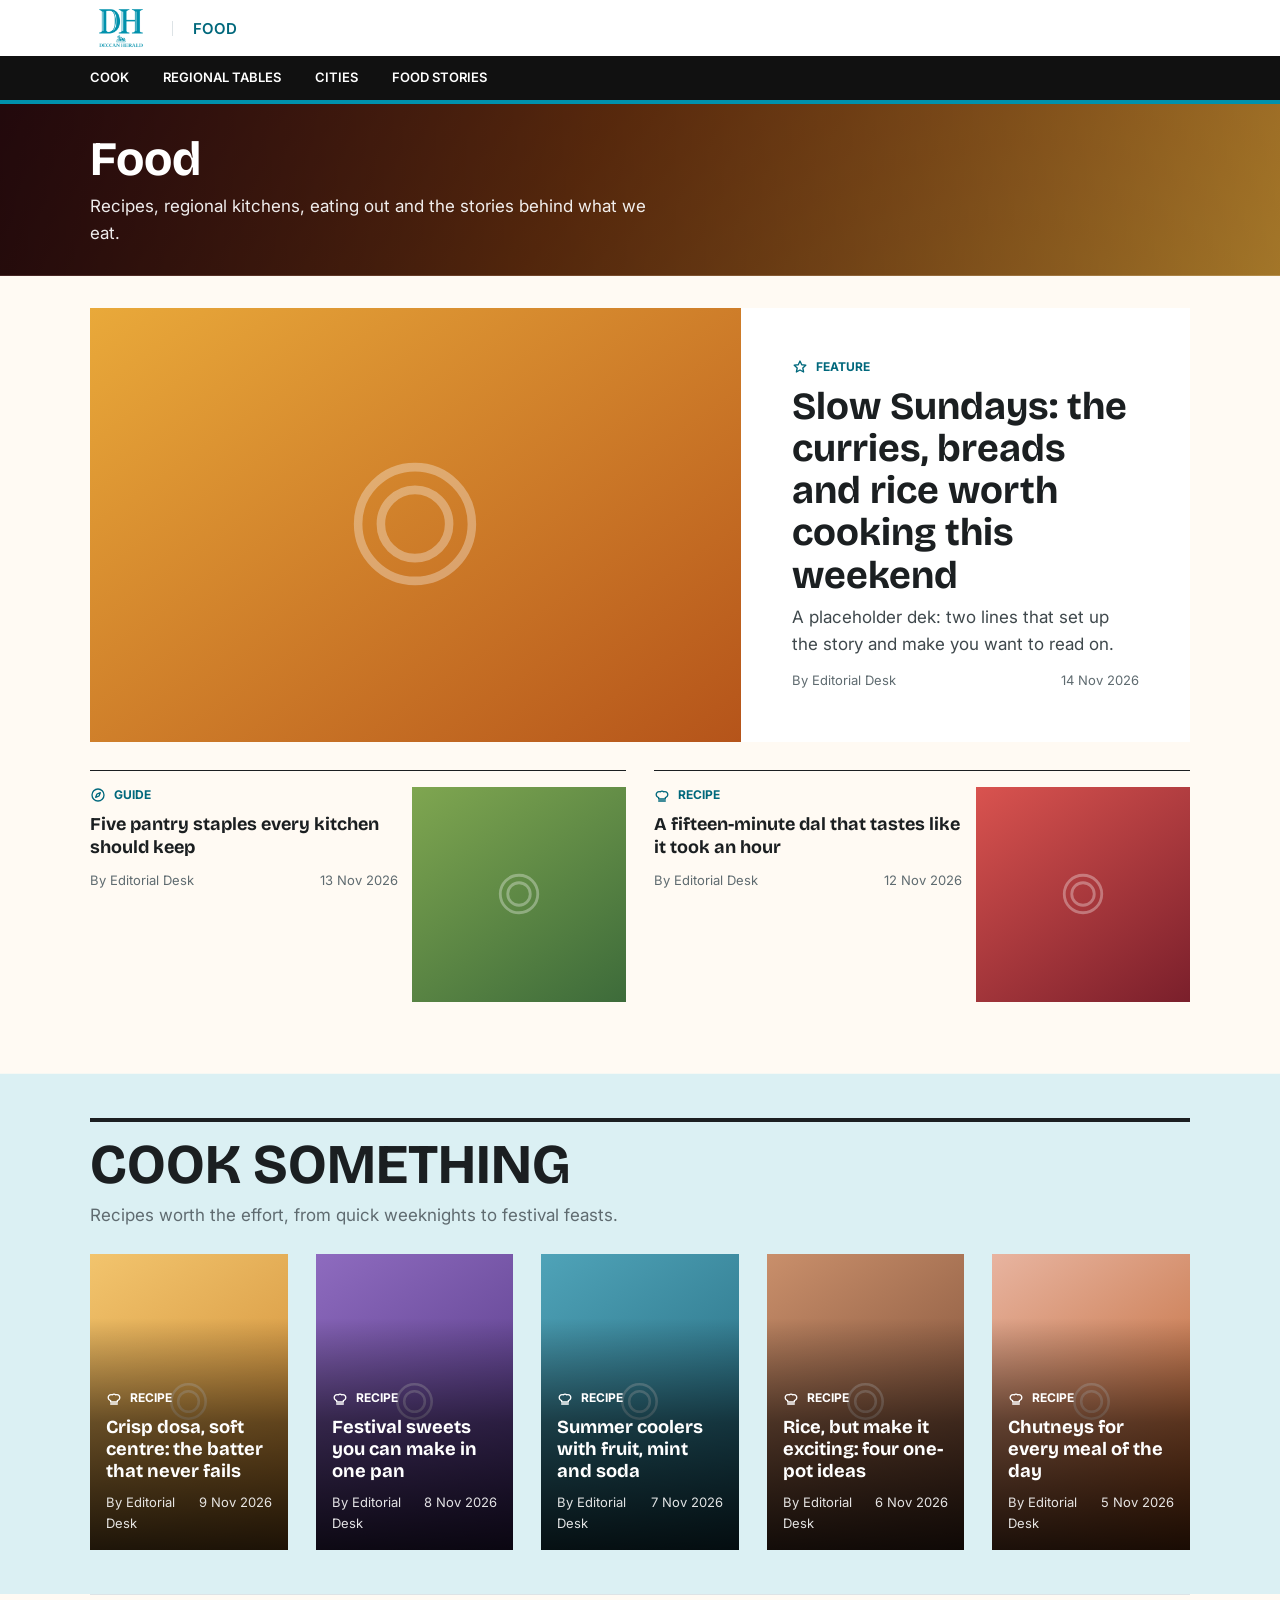
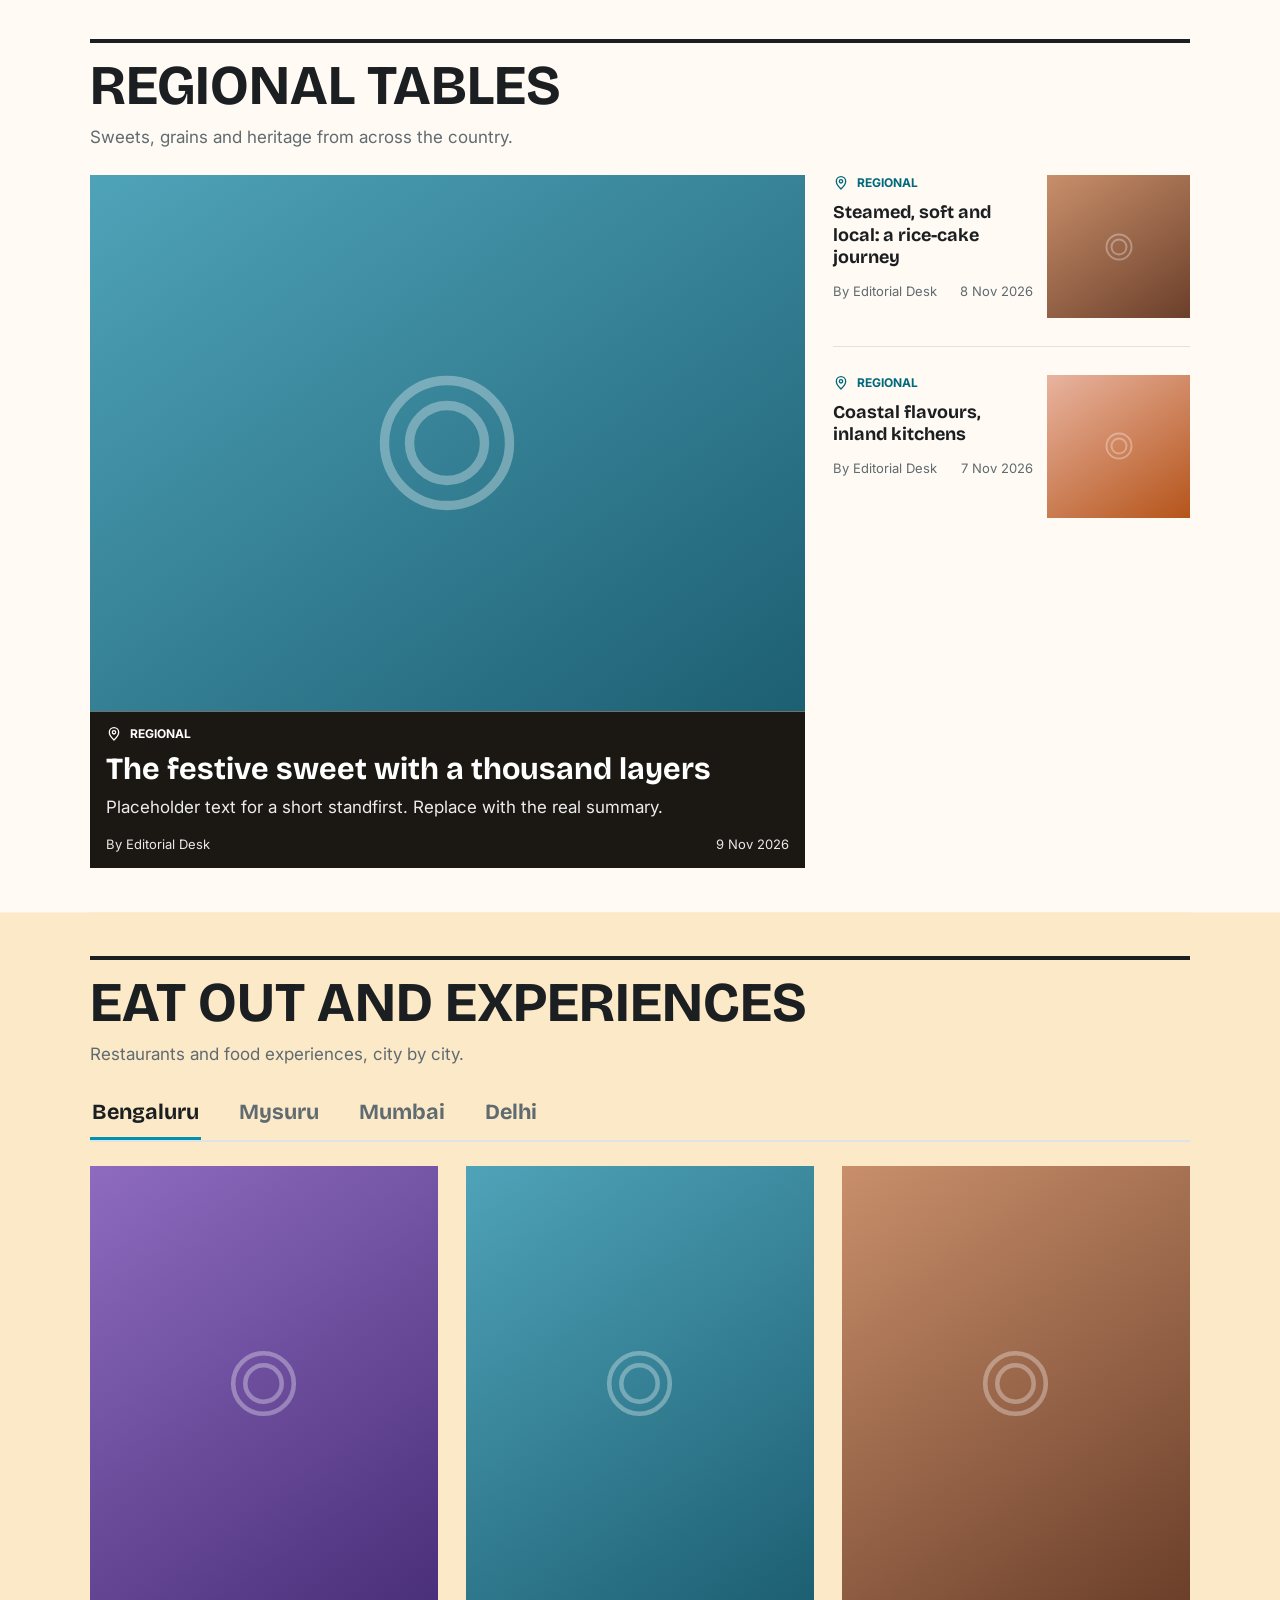
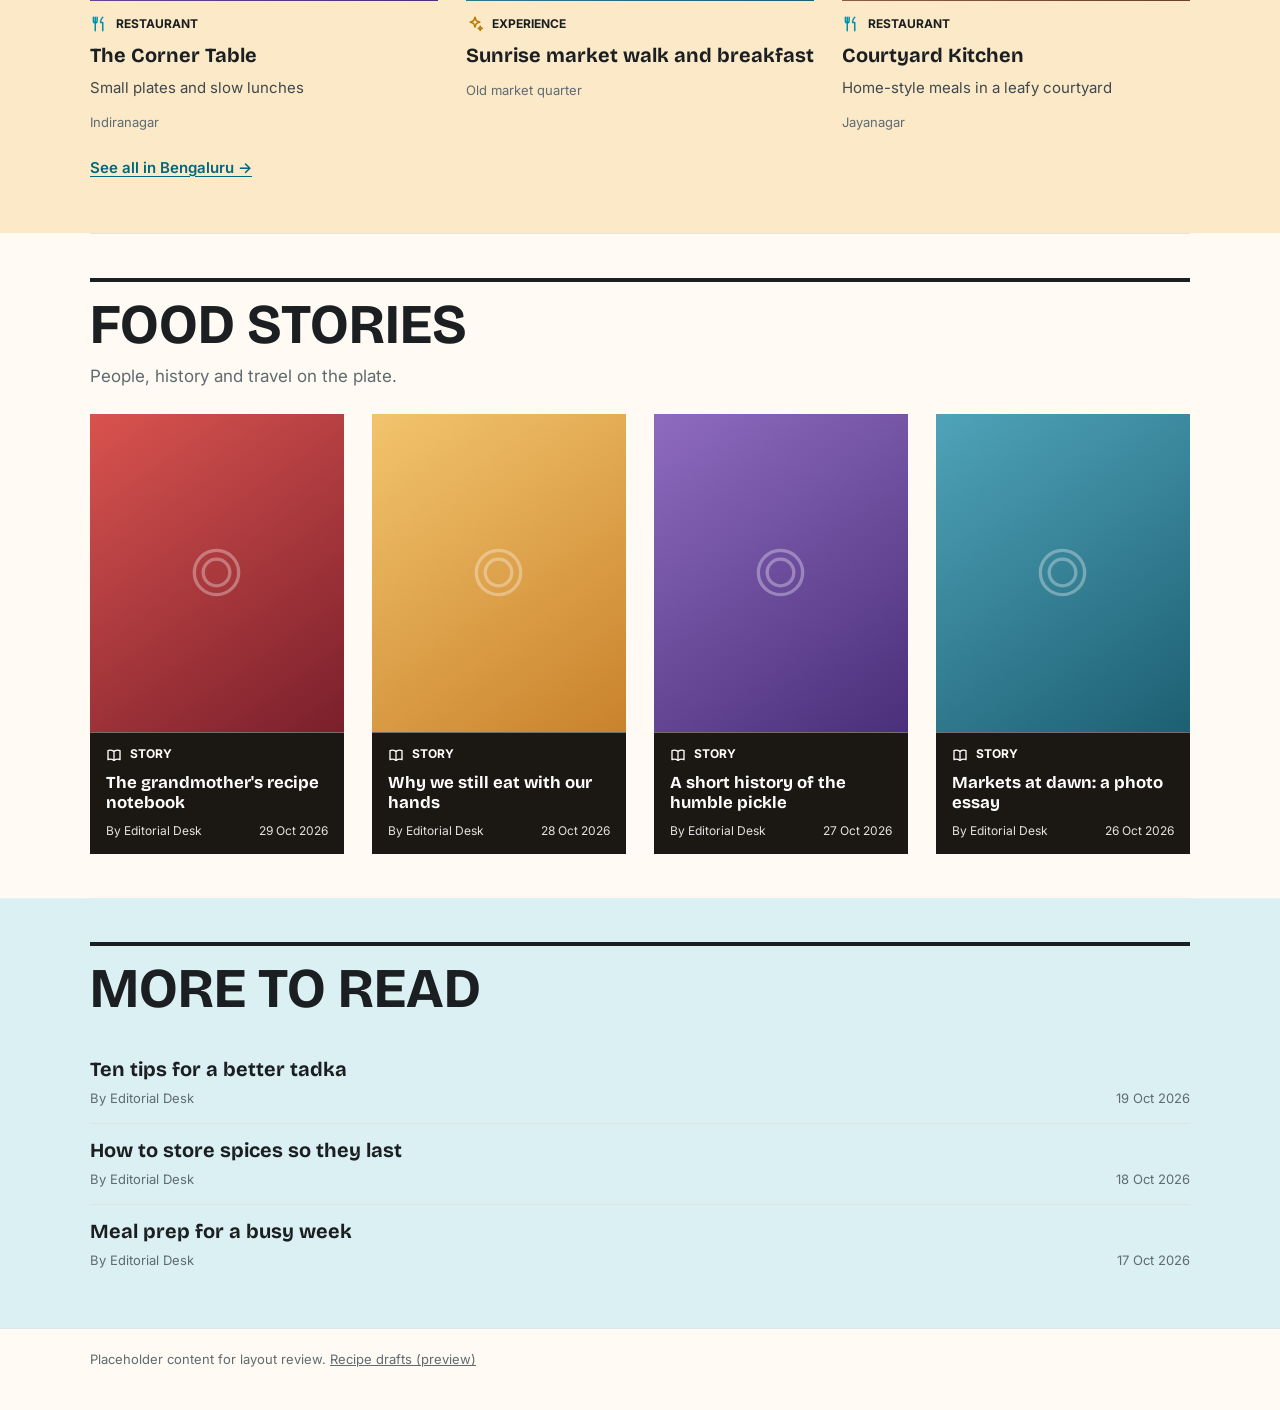
<file: index.html>
<!doctype html>
<html lang="en">
<head>
  <meta charset="utf-8">
  <meta name="viewport" content="width=device-width, initial-scale=1">
  <meta name="theme-color" content="#0091ac">
  <meta name="robots" content="noindex, nofollow"><!-- Preview only. Replace with the real robots/canonical tags when hosting is confirmed. -->
  <title>Food | Deccan Herald</title>
  <meta name="description" content="Recipes, regional kitchens, eating out and the stories behind what we eat, from Deccan Herald.">
  <link rel="icon" type="image/svg+xml" href="https://images.assettype.com/deccanherald/2026-10-08/by28kjz8/favicon-pv.svg">
    <link rel="preconnect" href="https://fonts.googleapis.com">
  <link rel="preconnect" href="https://fonts.gstatic.com" crossorigin>
  <link rel="stylesheet" href="https://fonts.googleapis.com/css2?family=Bricolage+Grotesque:opsz,wght@12..96,600..800&family=Inter:wght@400;500;600;700&family=Noto+Sans+Kannada:wght@400;600;700&display=swap">
  <link rel="stylesheet" href="site/style.css">
  <script src="site/common.js" defer></script>
  <script src="site/cards.js" defer></script>
  <script src="site/parallax.js" defer></script>
  <script src="site/main.js" defer></script>
</head>
<body class="brand-dh">
  <a class="skip-link" href="#stories">Skip to stories</a>
  <header class="top">
    <div class="top-inner">
      <a class="publisher" href="https://www.deccanherald.com/" aria-label="Deccan Herald home"><img src="site/assets/dh-blue-logo-high.png" alt="Deccan Herald" height="44"></a>
      <span class="section-name" data-food-title>Food</span>
    </div>
    <div class="subnav"><nav class="top-nav" data-food-nav aria-label="Food sections"></nav></div>
  </header>
  <main>
    <section class="masthead">
      <div class="wrap">
        <h1 data-food-title>Food</h1>
        <p data-food-descriptor>Recipes, regional kitchens, eating out and the stories behind what we eat.</p>
      </div>
    </section>
    <div class="wrap" id="stories" data-food-root data-layout="content/placeholder-landing.json" data-recipe-page="recipe.html" tabindex="-1">
      <p class="loading">Loading stories…</p>
      <noscript><p class="load-error">This page needs JavaScript to list stories. Visit <a href="https://www.deccanherald.com/lifestyle/food-and-drink">Food &amp; Drink on Deccan Herald</a>.</p></noscript>
    </div>
  </main>
  <footer class="foot"><div class="wrap"><p>Placeholder content for layout review. <a href="recipe.html">Recipe drafts (preview)</a></p></div></footer>
</body>
</html>
</file>
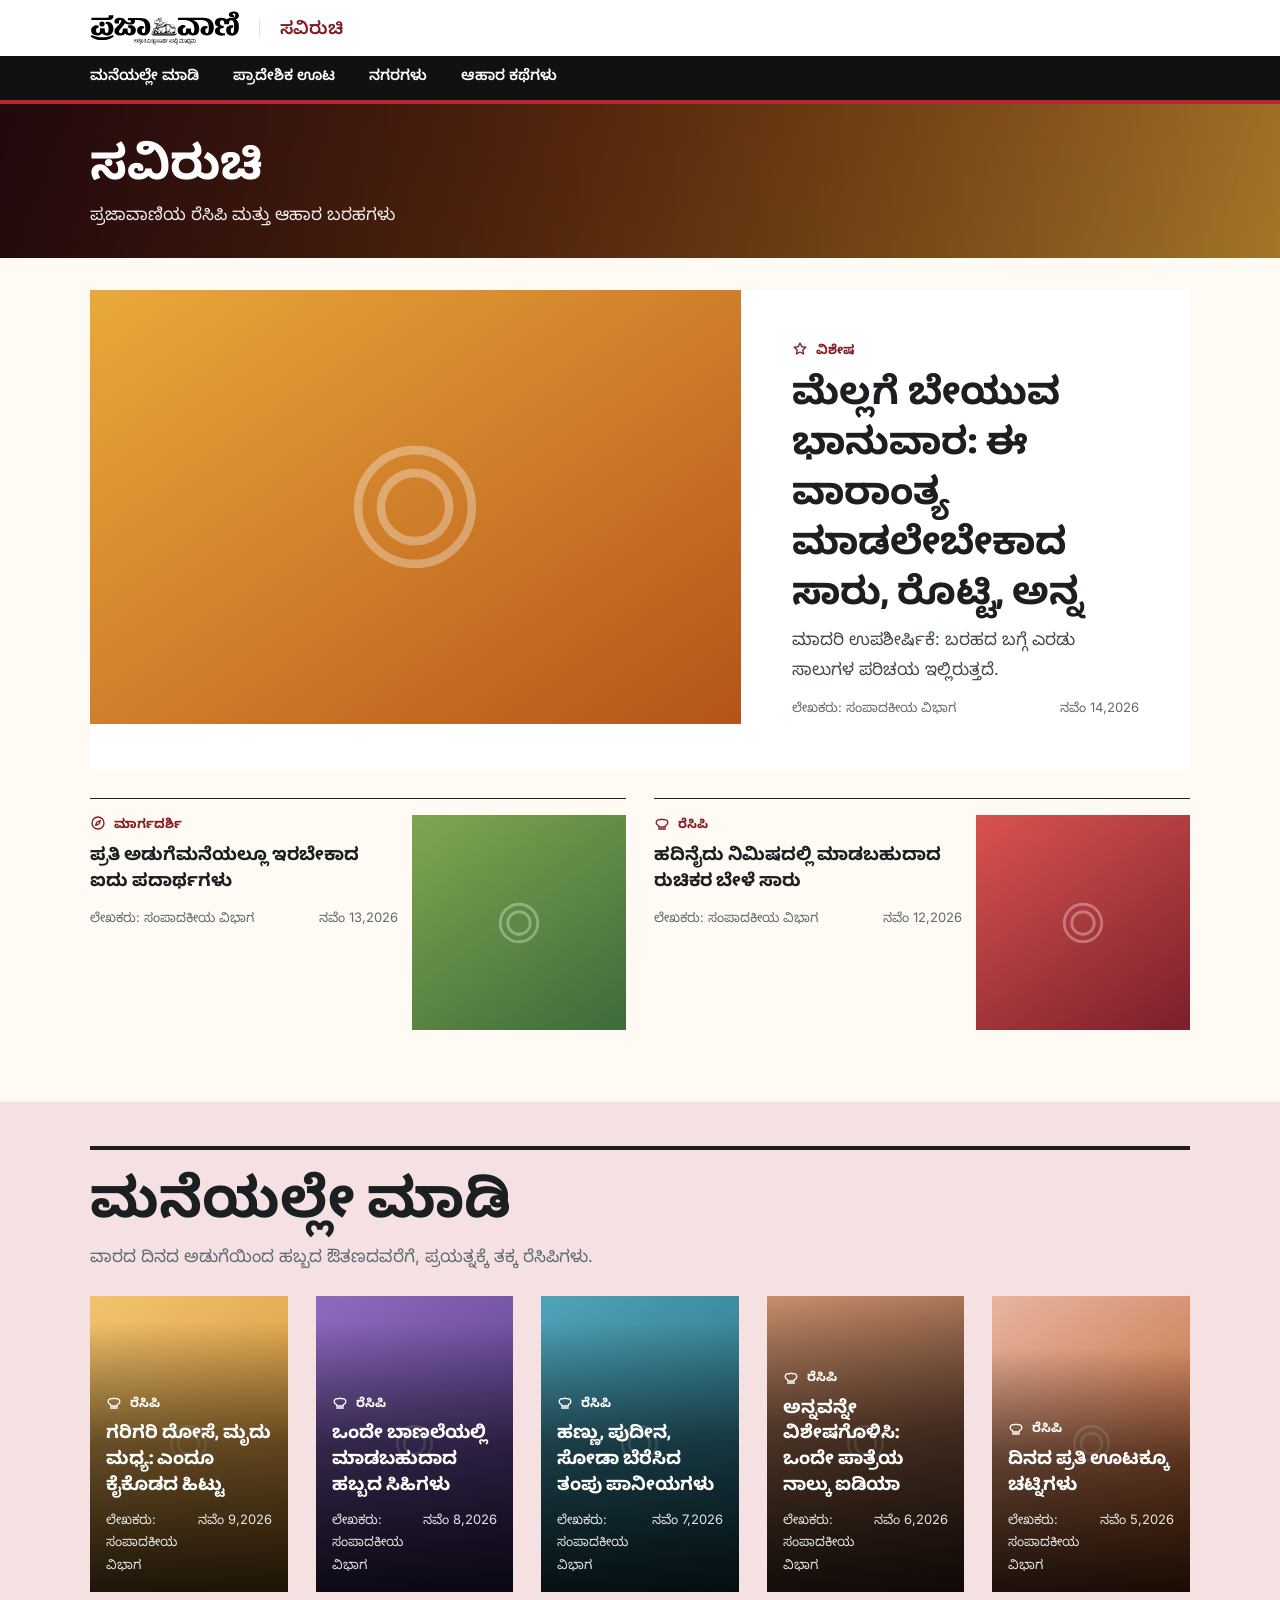
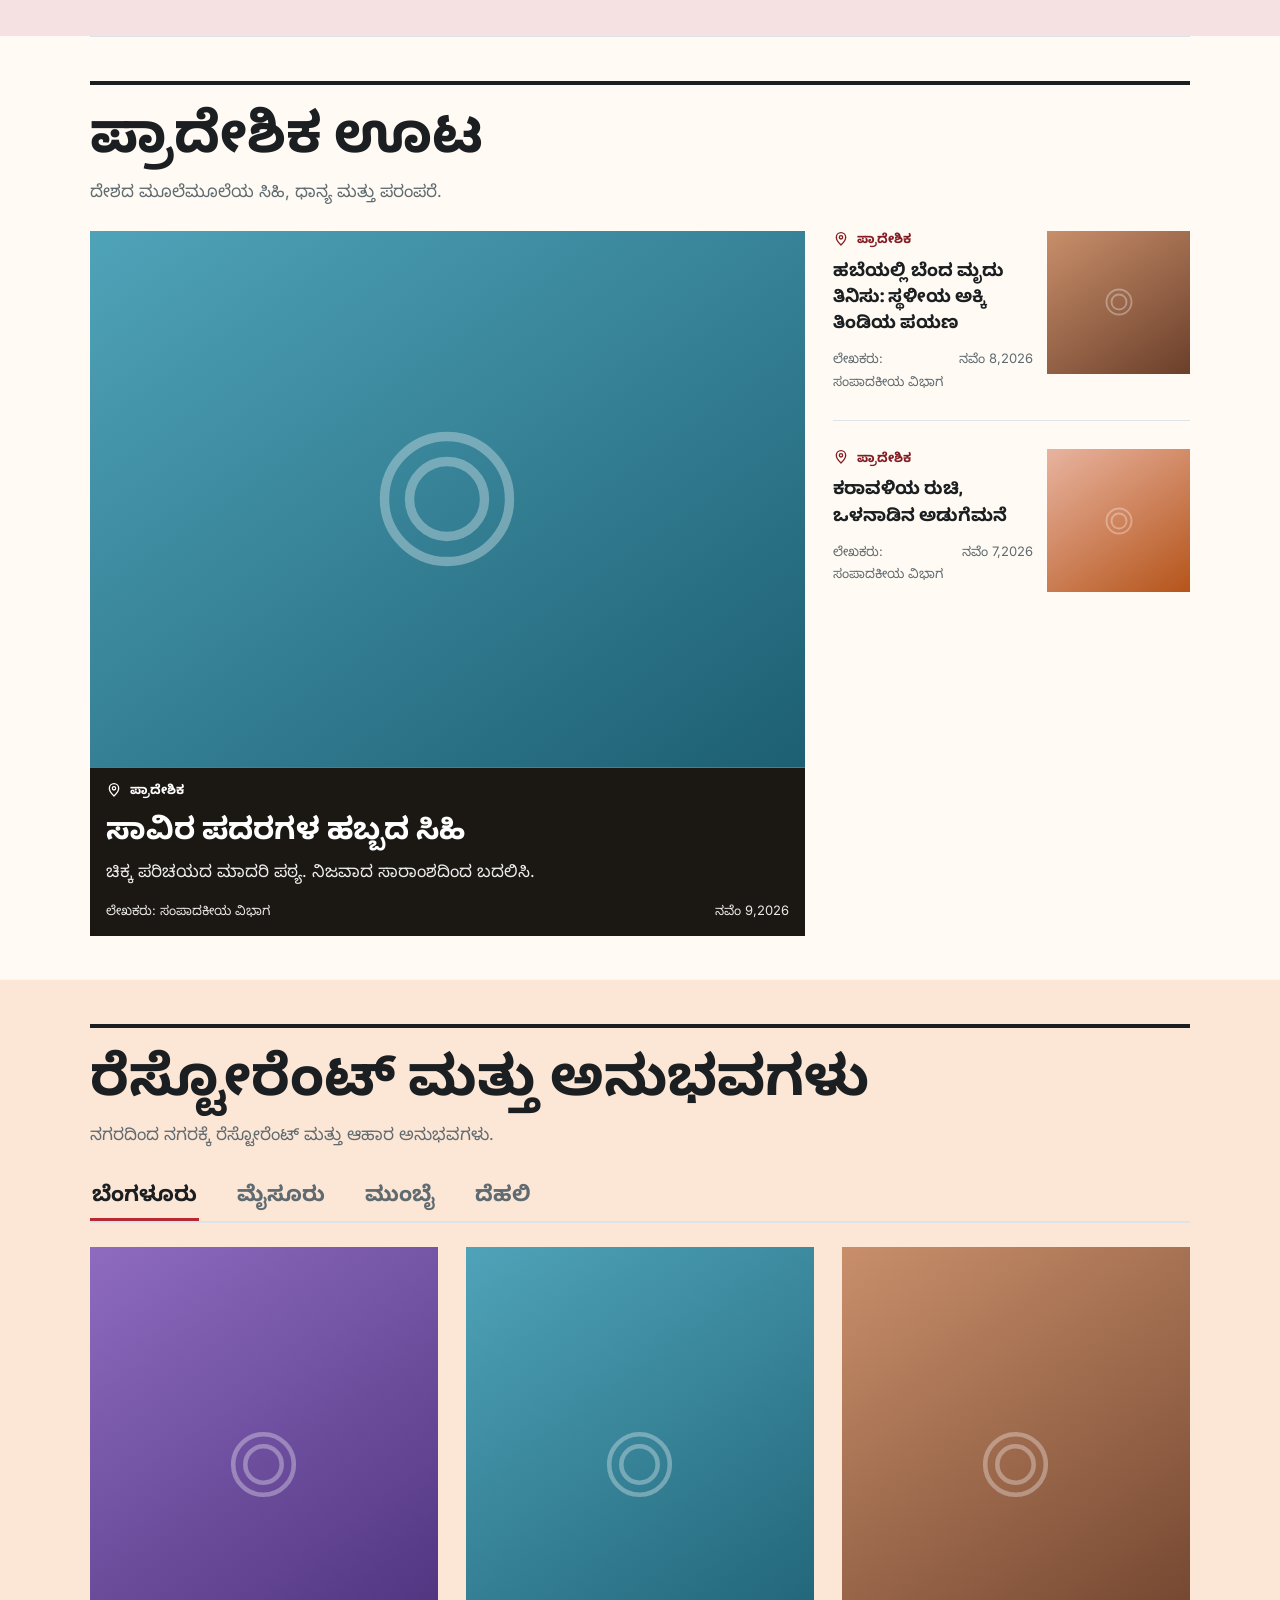
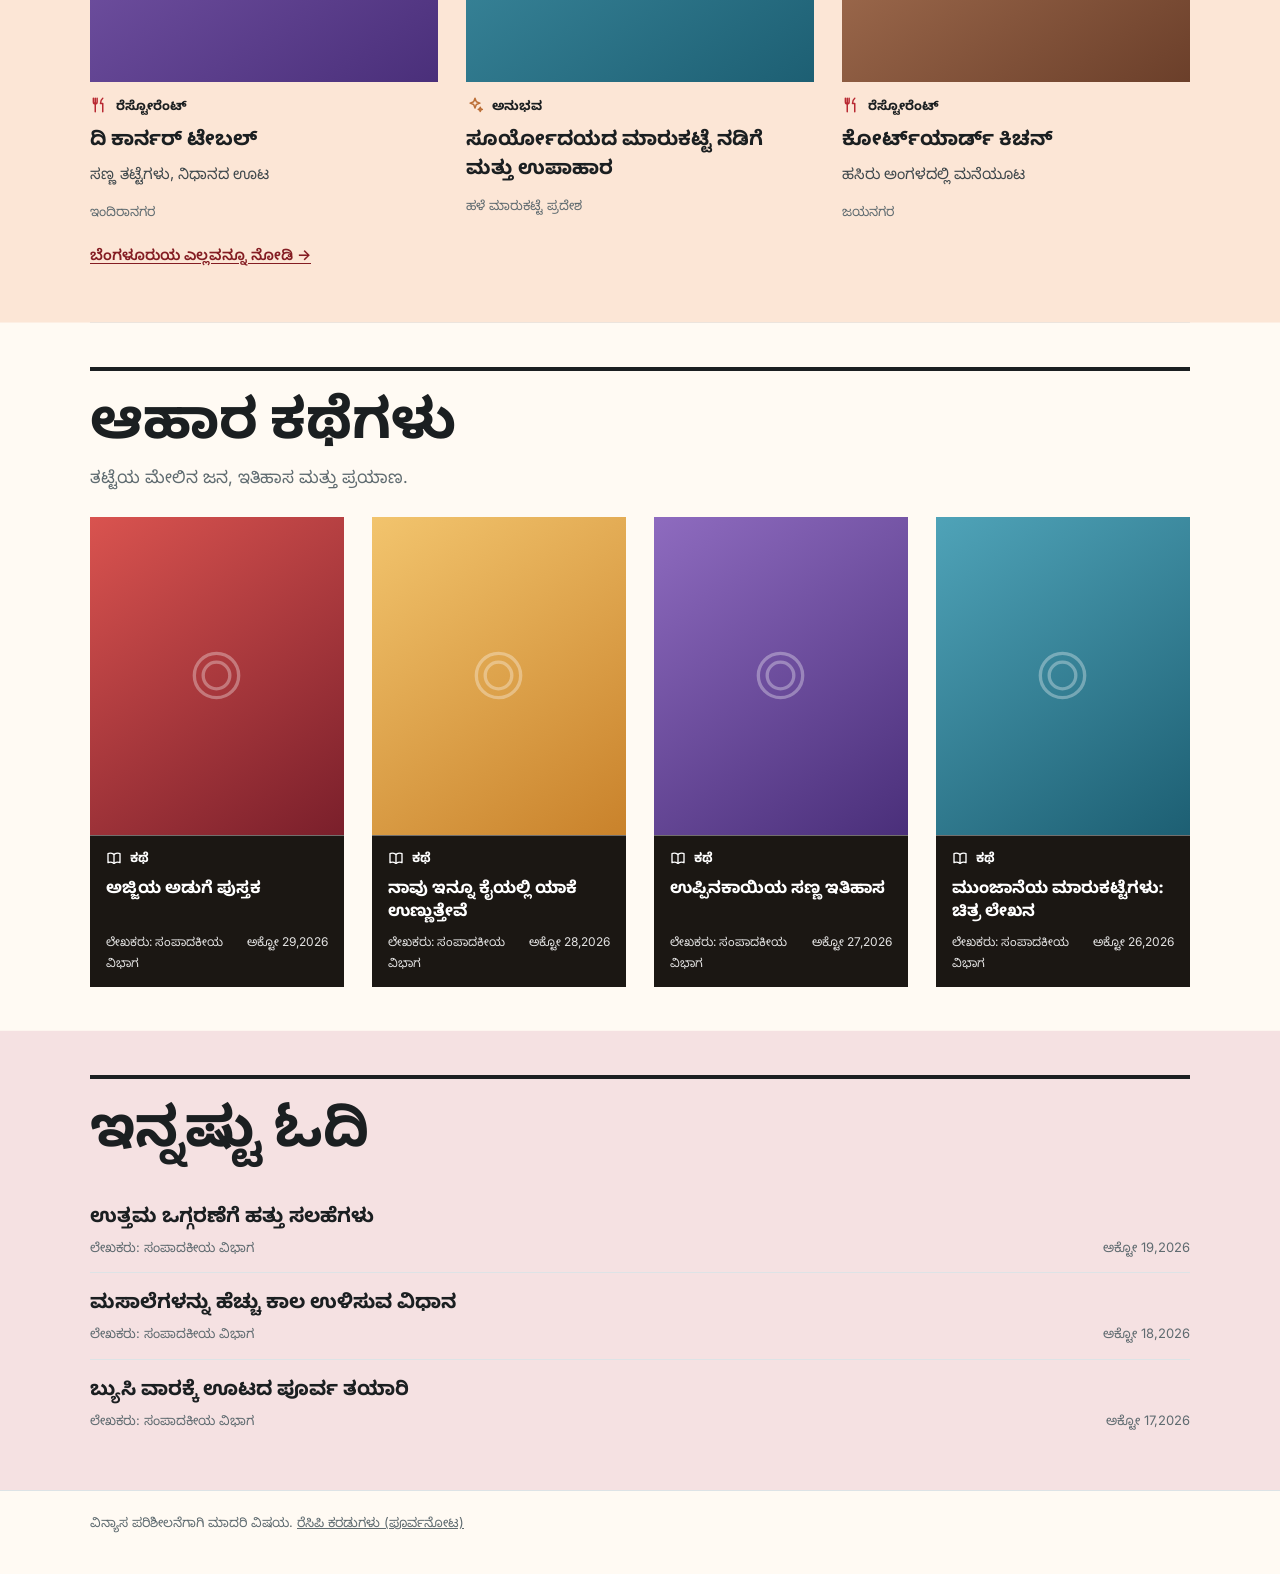
<file: index.pv.html>
<!doctype html>
<html lang="kn">
<head>
  <meta charset="utf-8">
  <meta name="viewport" content="width=device-width, initial-scale=1">
  <meta name="theme-color" content="#b82831">
  <meta name="robots" content="noindex, nofollow"><!-- Preview only. Replace with the real robots/canonical tags when hosting is confirmed. -->
  <title>ಸವಿರುಚಿ | ಪ್ರಜಾವಾಣಿ</title>
  <meta name="description" content="ಪ್ರಜಾವಾಣಿಯ ರೆಸಿಪಿ ಮತ್ತು ಆಹಾರ ಬರಹಗಳು.">
  <link rel="icon" type="image/svg+xml" href="https://images.assettype.com/deccanherald/2026-10-08/by28kjz8/favicon-pv.svg">
    <link rel="preconnect" href="https://fonts.googleapis.com">
  <link rel="preconnect" href="https://fonts.gstatic.com" crossorigin>
  <link rel="stylesheet" href="https://fonts.googleapis.com/css2?family=Bricolage+Grotesque:opsz,wght@12..96,600..800&family=Inter:wght@400;500;600;700&family=Noto+Sans+Kannada:wght@400;600;700&display=swap">
  <link rel="stylesheet" href="site/style.css">
  <script src="site/common.js" defer></script>
  <script src="site/cards.js" defer></script>
  <script src="site/parallax.js" defer></script>
  <script src="site/main.js" defer></script>
</head>
<body class="brand-pv">
  <a class="skip-link" href="#stories">ಬರಹಗಳಿಗೆ ಹೋಗಿ</a>
  <header class="top">
    <div class="top-inner">
      <a class="publisher" href="https://www.prajavani.net/" aria-label="ಪ್ರಜಾವಾಣಿ ಮುಖಪುಟ"><img src="site/assets/pv-logo.svg" alt="ಪ್ರಜಾವಾಣಿ" height="34"></a>
      <span class="section-name" data-food-title>ಸವಿರುಚಿ</span>
    </div>
    <div class="subnav"><nav class="top-nav" data-food-nav aria-label="ಆಹಾರ ವಿಭಾಗಗಳು"></nav></div>
  </header>
  <main>
    <section class="masthead">
      <div class="wrap">
        <h1 data-food-title>ಸವಿರುಚಿ</h1>
        <p data-food-descriptor>ಪ್ರಜಾವಾಣಿಯ ರೆಸಿಪಿ ಮತ್ತು ಆಹಾರ ಬರಹಗಳು</p>
      </div>
    </section>
    <div class="wrap" id="stories" data-food-root data-layout="content/placeholder-landing.json" data-recipe-page="recipe.html" tabindex="-1">
      <p class="loading">ಲೋಡ್ ಆಗುತ್ತಿದೆ…</p>
      <noscript><p class="load-error">ಬರಹಗಳನ್ನು ತೋರಿಸಲು JavaScript ಬೇಕು. <a href="https://www.prajavani.net/health/recipe">ಪ್ರಜಾವಾಣಿ ರೆಸಿಪಿ</a> ಪುಟಕ್ಕೆ ಭೇಟಿ ನೀಡಿ.</p></noscript>
    </div>
  </main>
  <footer class="foot"><div class="wrap"><p>ವಿನ್ಯಾಸ ಪರಿಶೀಲನೆಗಾಗಿ ಮಾದರಿ ವಿಷಯ. <a href="recipe.html">ರೆಸಿಪಿ ಕರಡುಗಳು (ಪೂರ್ವನೋಟ)</a></p></div></footer>
</body>
</html>
</file>
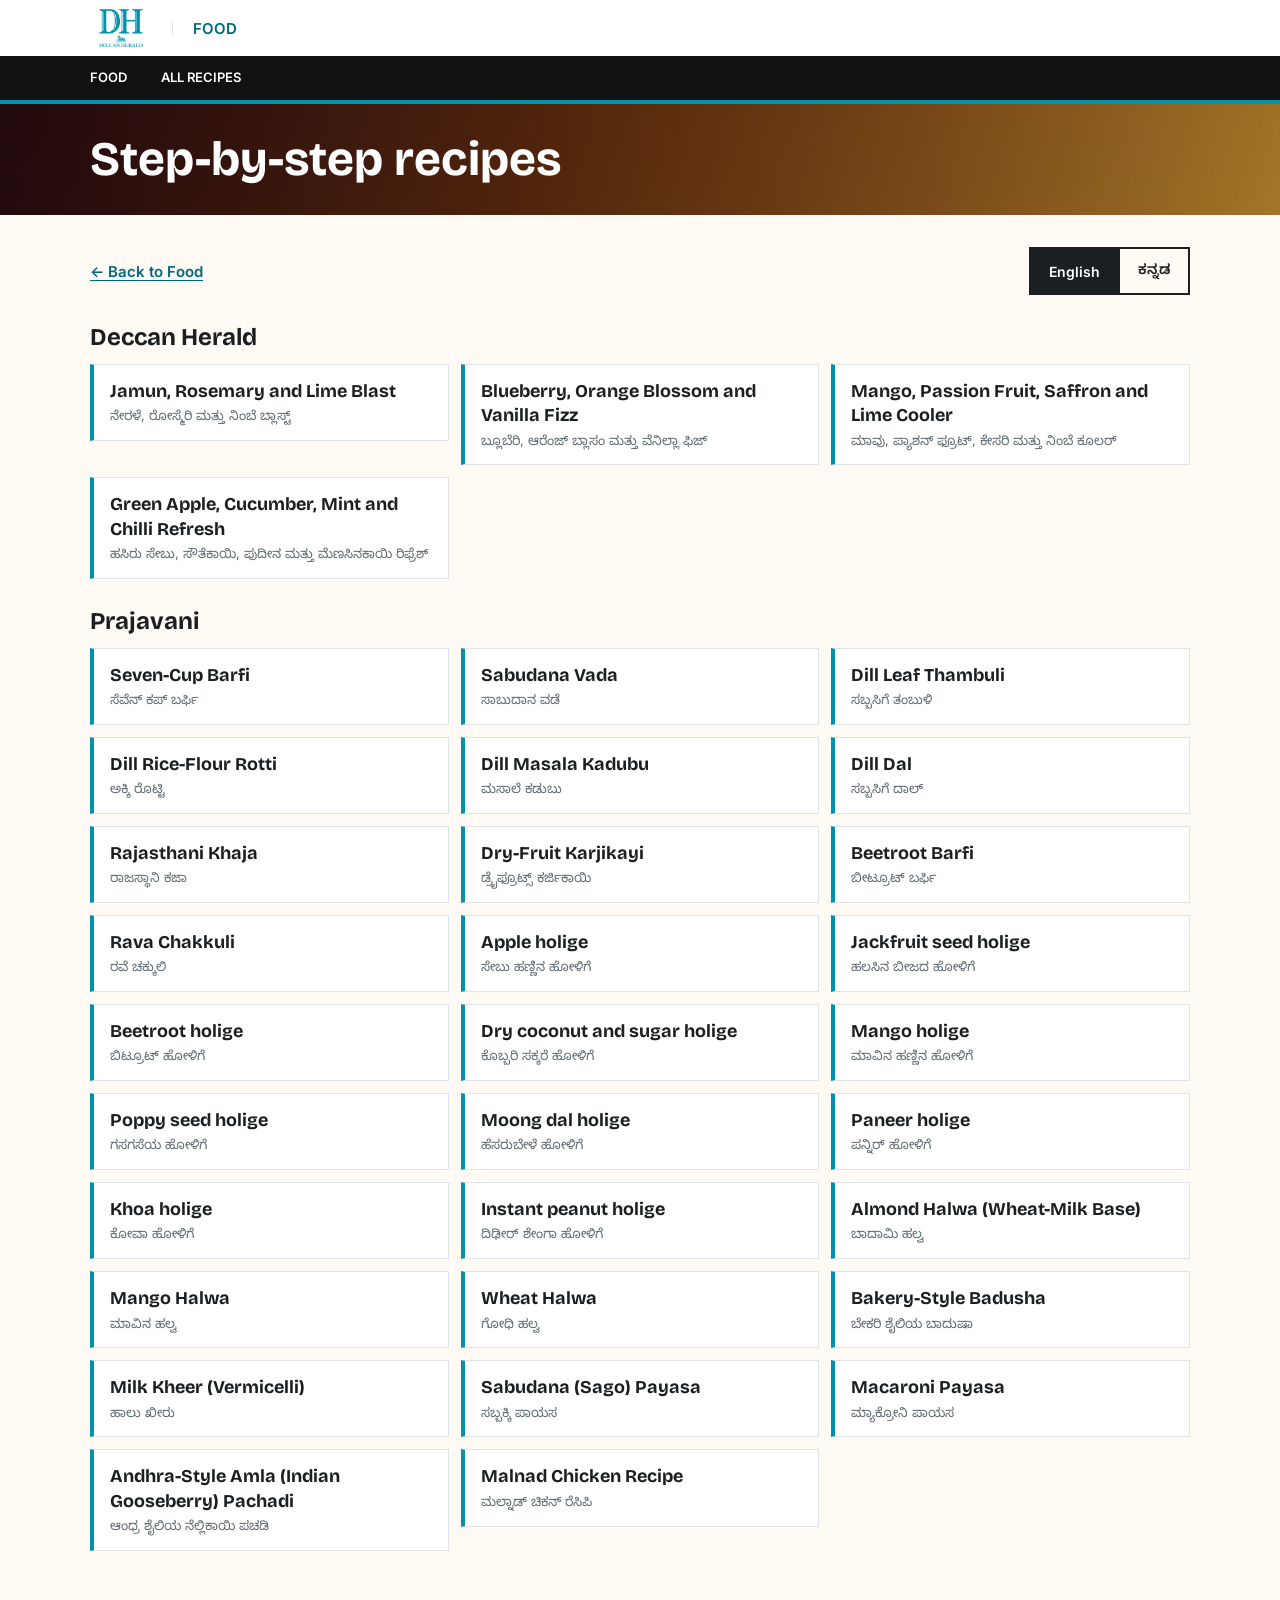
<file: recipe.html>
<!doctype html>
<html lang="en">
<head>
  <meta charset="utf-8">
  <meta name="viewport" content="width=device-width, initial-scale=1">
  <meta name="theme-color" content="#0091ac">
  <meta name="robots" content="noindex, nofollow"><!-- Prototype of the tabular recipe view. Not for publication. -->
  <title>Recipe | Food</title>
  <link rel="icon" type="image/svg+xml" href="https://images.assettype.com/deccanherald/2026-10-08/by28kjz8/favicon-pv.svg">
  <link rel="preconnect" href="https://fonts.googleapis.com">
  <link rel="preconnect" href="https://fonts.gstatic.com" crossorigin>
  <link rel="stylesheet" href="https://fonts.googleapis.com/css2?family=Bricolage+Grotesque:opsz,wght@12..96,600..800&family=Inter:wght@400;500;600;700&family=Noto+Sans+Kannada:wght@400;600;700&display=swap">
  <link rel="stylesheet" href="site/style.css">
  <script src="site/common.js" defer></script>
  <script src="site/parallax.js" defer></script>
  <script src="site/recipe-view.js" defer></script>
  <script src="site/recipe.js" defer></script>
</head>
<body class="page-recipe brand-dh">
  <a class="skip-link" href="#recipe">Skip to recipe</a>
  <header class="top">
    <div class="top-inner">
      <a class="publisher" data-brand-site href="https://www.deccanherald.com/"><img data-brand-logo src="site/assets/dh-blue-logo-high.png" alt="Deccan Herald" height="44"></a>
      <a class="section-name" data-brand-home href="index.html">Food</a>
    </div>
    <div class="subnav"><nav class="top-nav" data-recipe-nav aria-label="Recipes"></nav></div>
  </header>
  <main id="recipe">
    <section class="masthead" data-recipe-masthead hidden>
      <div class="wrap">
        <h1 data-recipe-title></h1>
        <p data-recipe-sub lang="en"></p>
      </div>
    </section>
    <div class="wrap recipe" data-recipe-root tabindex="-1">
      <p class="loading">Loading recipe…</p>
      <noscript><p class="load-error">This page needs JavaScript to show the recipe.</p></noscript>
    </div>
  </main>
</body>
</html>
</file>
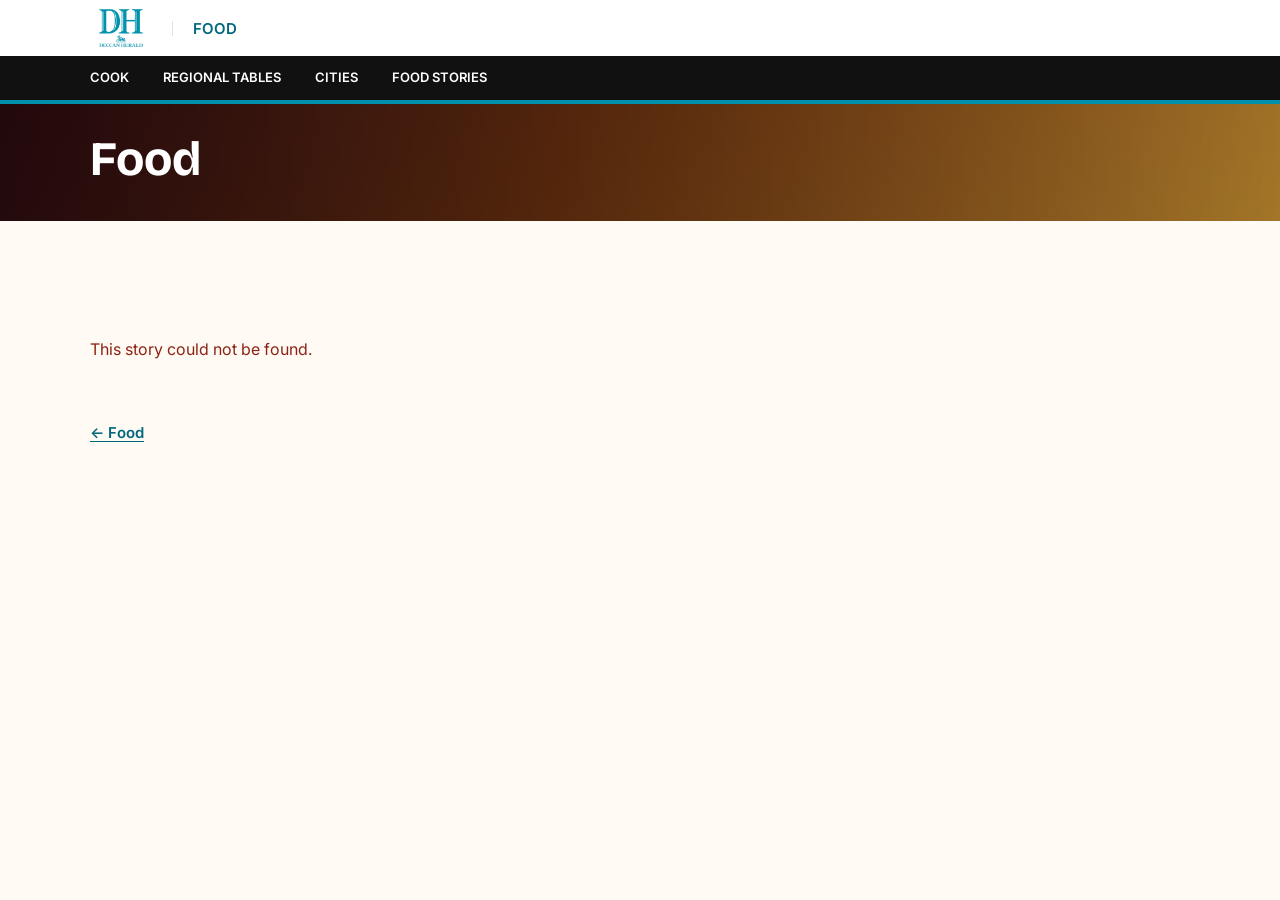
<file: section.html>
<!doctype html>
<html lang="en">
<head>
  <meta charset="utf-8">
  <meta name="viewport" content="width=device-width, initial-scale=1">
  <meta name="theme-color" content="#0091ac">
  <meta name="robots" content="noindex, nofollow"><!-- Preview only. Replace with the real robots/canonical tags when hosting is confirmed. -->
  <title>Food | Deccan Herald</title>
  <link rel="icon" type="image/svg+xml" href="https://images.assettype.com/deccanherald/2026-10-08/by28kjz8/favicon-pv.svg">
    <link rel="preconnect" href="https://fonts.googleapis.com">
  <link rel="preconnect" href="https://fonts.gstatic.com" crossorigin>
  <link rel="stylesheet" href="https://fonts.googleapis.com/css2?family=Bricolage+Grotesque:opsz,wght@12..96,600..800&family=Inter:wght@400;500;600;700&family=Noto+Sans+Kannada:wght@400;600;700&display=swap">
  <link rel="stylesheet" href="site/style.css">
  <script src="site/common.js" defer></script>
  <script src="site/cards.js" defer></script>
  <script src="site/parallax.js" defer></script>
  <script src="site/story.js" defer></script>
</head>
<body class="brand-dh">
  <a class="skip-link" href="#content">Skip to content</a>
  <header class="top">
    <div class="top-inner">
      <a class="publisher" data-brand-site href="https://www.deccanherald.com/"><img data-brand-logo src="site/assets/dh-blue-logo-high.png" alt="Deccan Herald" height="44"></a>
      <a class="section-name" data-food-home href="index.html">Food</a>
    </div>
    <div class="subnav"><nav class="top-nav" data-food-nav aria-label="Food sections"></nav></div>
  </header>
  <main id="content">
    <section class="masthead">
      <div class="wrap">
        <h1 data-page-title>Food</h1>
        <p data-page-descriptor></p>
      </div>
    </section>
    <div class="wrap section-page" data-page-root data-page="section" tabindex="-1">
      <p class="loading">Loading…</p>
    </div>
  </main>
</body>
</html>
</file>
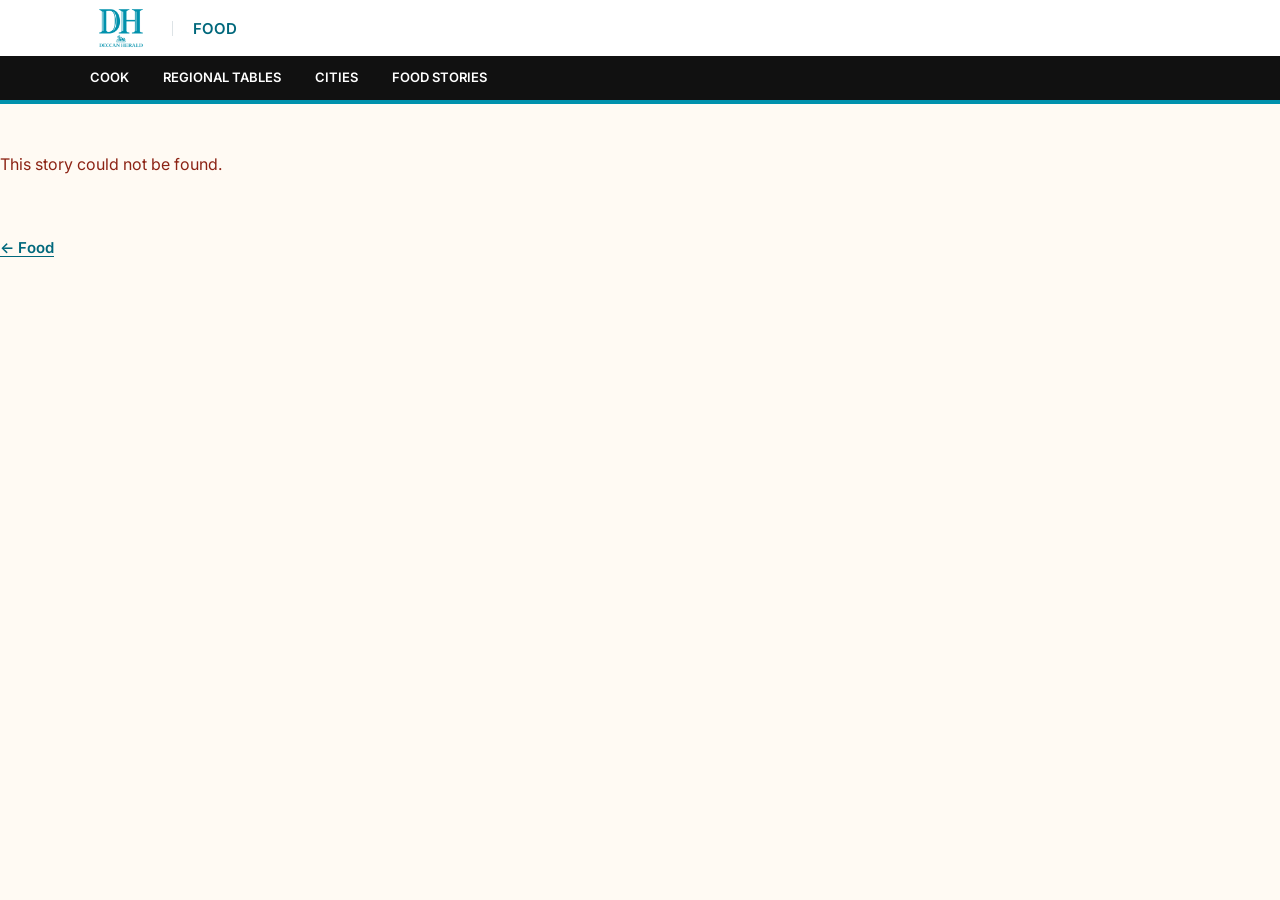
<file: story.html>
<!doctype html>
<html lang="en">
<head>
  <meta charset="utf-8">
  <meta name="viewport" content="width=device-width, initial-scale=1">
  <meta name="theme-color" content="#0091ac">
  <meta name="robots" content="noindex, nofollow"><!-- Preview only. Replace with the real robots/canonical tags when hosting is confirmed. -->
  <title>Food | Deccan Herald</title>
  <link rel="icon" type="image/svg+xml" href="https://images.assettype.com/deccanherald/2026-10-08/by28kjz8/favicon-pv.svg">
    <link rel="preconnect" href="https://fonts.googleapis.com">
  <link rel="preconnect" href="https://fonts.gstatic.com" crossorigin>
  <link rel="stylesheet" href="https://fonts.googleapis.com/css2?family=Bricolage+Grotesque:opsz,wght@12..96,600..800&family=Inter:wght@400;500;600;700&family=Noto+Sans+Kannada:wght@400;600;700&display=swap">
  <link rel="stylesheet" href="site/style.css">
  <script src="site/common.js" defer></script>
  <script src="site/cards.js" defer></script>
  <script src="site/parallax.js" defer></script>
  <script src="site/recipe-view.js" defer></script>
  <script src="site/story.js" defer></script>
</head>
<body class="brand-dh">
  <a class="skip-link" href="#content">Skip to content</a>
  <header class="top">
    <div class="top-inner">
      <a class="publisher" data-brand-site href="https://www.deccanherald.com/"><img data-brand-logo src="site/assets/dh-blue-logo-high.png" alt="Deccan Herald" height="44"></a>
      <a class="section-name" data-food-home href="index.html">Food</a>
    </div>
    <div class="subnav"><nav class="top-nav" data-food-nav aria-label="Food sections"></nav></div>
  </header>
  <main id="content" data-page-root data-page="story" tabindex="-1">
    <p class="loading wrap">Loading…</p>
  </main>
</body>
</html>
</file>
<file: site/style.css>
/* Food section · DH and PV. Brand colours and logos follow Common Design/style-guide.html (DH #0091AC, PV #B82831).
   Fonts: Bricolage Grotesque (headlines) + Inter (text), Noto Sans Kannada for Kannada glyphs on PV.
   Images are placeholders with per-card aspect ratios (.ar-*); card rows become swipeable carousels on mobile. */

:root{
  --brand-primary:#0091ac;--brand-secondary:#00a9c7;--brand-highlight:#ee9b00;
  --font-headline:"Bricolage Grotesque","Noto Sans Kannada",system-ui,sans-serif;
  --font-subhead:"Inter","Noto Sans Kannada",system-ui,sans-serif;
  --font-body:"Inter","Noto Sans Kannada",system-ui,sans-serif;
  --head-weight:700;--sub-weight:600;--body-weight:400;
  --ink:#1b1f21;--muted:#5f6b70;--paper:#fffaf3;--card:#fff;--line:#dde3e6;
  --wrap:1180px;--pad:clamp(16px,4vw,40px);--gap:clamp(16px,2.4vw,28px)
}
.brand-pv{
  --brand-primary:#b82831;--brand-secondary:#b82831;--brand-highlight:#f08c44
}
*{box-sizing:border-box}
html{scroll-behavior:smooth;scroll-padding-top:130px}
[hidden]{display:none!important}
/* Derived brand tokens live on body, next to the brand class, so each brand recomputes them from its own primary. */
body{--accent-ink:color-mix(in srgb,var(--brand-primary) 72%,#000);--chip-bg:color-mix(in srgb,var(--brand-primary) 12%,#fff);--band:color-mix(in srgb,var(--brand-primary) 14%,#fff);--band-warm:color-mix(in srgb,var(--brand-highlight) 22%,#fff);--deep:color-mix(in srgb,var(--brand-primary) 80%,#000);
  margin:0;background:var(--paper);color:var(--ink);font:var(--body-weight) 16px/1.6 var(--font-body);-webkit-font-smoothing:antialiased;overflow-wrap:anywhere}
body.brand-pv{line-height:1.75}
img{max-width:100%;height:auto;display:block}
a{color:inherit}
h1,h2,h3,h4,p,ul,ol,dl,dd{margin:0}
ul,ol{padding:0}
button{font:inherit}
.wrap{max-width:var(--wrap);margin:0 auto;padding:0 var(--pad)}
.visually-hidden{position:absolute!important;width:1px;height:1px;overflow:hidden;clip:rect(0 0 0 0);white-space:nowrap}
.skip-link{position:absolute;left:8px;top:-64px;z-index:300;background:#fff;color:var(--ink);padding:10px 16px;font-family:var(--font-subhead);font-weight:var(--sub-weight);text-decoration:none}
.skip-link:focus{top:8px}
a:focus-visible,button:focus-visible,summary:focus-visible,[tabindex]:focus-visible{outline:3px solid var(--brand-highlight);outline-offset:3px;border-radius:2px}
[data-food-root]:focus{outline:none}

/* Header: white bar with the approved logo, then a black uppercase nav strip (Bon Appetit). */
.top{position:sticky;top:0;z-index:100;background:#fff}
.top-inner{max-width:var(--wrap);margin:0 auto;padding:4px var(--pad);display:flex;align-items:center;gap:0 20px;min-height:56px}
.publisher{display:inline-flex;align-items:center;min-height:48px}
.publisher img{height:44px;width:auto}
.brand-pv .publisher img{height:34px}
.section-name{font:var(--sub-weight) 15px/1 var(--font-subhead);text-transform:uppercase;padding-left:20px;border-left:1px solid var(--line);color:var(--accent-ink)}
.brand-pv .section-name{text-transform:none;font-size:18px}
.subnav{background:#111;border-bottom:4px solid var(--brand-primary)}
.top-nav{display:flex;gap:2px;overflow-x:auto;max-width:var(--wrap);margin:0 auto;padding:0 calc(var(--pad) - 16px);scrollbar-width:none}
.top-nav::-webkit-scrollbar{display:none}
.top-nav a{display:inline-flex;align-items:center;min-height:44px;padding:0 16px;white-space:nowrap;color:#fff;text-decoration:none;font:var(--sub-weight) 13px var(--font-subhead);text-transform:uppercase;border-bottom:3px solid transparent}
.brand-pv .top-nav a{text-transform:none;font-size:15px}
.top-nav a:hover{border-bottom-color:var(--brand-highlight)}
.top-nav a:focus-visible{outline-color:#fff}
@media(max-width:700px){.section-name{display:none}}

/* Masthead: slim photo bar under a dark overlay (photo set in the layout JSON), spice-toned gradient as fallback */
.masthead{padding:clamp(16px,2.6vw,28px) 0;margin-bottom:clamp(20px,3vw,32px);color:#fff;background:linear-gradient(90deg,rgb(0 0 0/.72),rgb(0 0 0/.30)),var(--masthead-image,none) center/cover,linear-gradient(120deg,#7a1f2b,#b5541a 45%,#e9a93a)}
.masthead h1{font:var(--head-weight) clamp(2rem,4.5vw,3rem)/1.15 var(--font-headline)}
.brand-pv .masthead h1{line-height:1.3}
.masthead p{margin-top:6px;max-width:52ch;color:#fff;opacity:.92;font-size:1.0625rem}

/* Shared story parts */
/* Kicker label: bold small caps with a small type icon in front (chips are kept for Video, Premium, Restaurant, Experience). */
.tags{display:flex;flex-wrap:wrap;gap:6px 12px;margin-bottom:10px}
.tag{display:inline-flex;align-items:center;gap:8px;font:700 12px/1.2 var(--font-subhead);text-transform:uppercase;color:var(--accent-ink)}
.brand-pv .tag{text-transform:none;font-size:13px}
.tag-video,.tag-premium{padding:4px 7px;border-radius:3px}
.tag-video{background:var(--ink);color:#fff}
.tag-premium{background:#fff;color:var(--ink);box-shadow:inset 0 0 0 1px var(--ink)}
.headline{font:var(--head-weight) 1.25rem/1.25 var(--font-headline)}
.brand-pv .headline{line-height:1.45}
.headline a{text-decoration:none}
.headline a:hover{text-decoration:underline;text-decoration-thickness:2px;text-underline-offset:3px;text-decoration-color:var(--brand-primary)}
.dek{margin-top:8px;color:#3f484c;font-size:.9375rem}
.meta{margin-top:auto;padding-top:12px;display:flex;justify-content:space-between;gap:12px;font-size:13px;color:var(--muted)}
.meta .date{margin-left:auto;white-space:nowrap}
.caption{margin-top:10px;font-size:12px;color:var(--muted);font-style:italic}
.art{display:block;position:relative;aspect-ratio:var(--ar,3/2);overflow:hidden;background:linear-gradient(145deg,var(--t1,#ddd),var(--t2,#bbb))}
.art:after{content:"";position:absolute;inset:0;opacity:.32;background:url("data:image/svg+xml,%3Csvg xmlns='http://www.w3.org/2000/svg' viewBox='0 0 64 64' fill='none' stroke='white' stroke-width='3'%3E%3Ccircle cx='32' cy='32' r='20'/%3E%3Ccircle cx='32' cy='32' r='12'/%3E%3C/svg%3E") center/28% no-repeat}
.art img{position:absolute;inset:0;width:100%;height:100%;object-fit:cover;z-index:1}
.art.has-img:after{display:none}
.ar-wide{--ar:3/2}.ar-wide2{--ar:16/9}.ar-43{--ar:4/3}.ar-square{--ar:1/1}.ar-portrait{--ar:4/5}.ar-tall{--ar:2/3}
.text-link{display:inline-flex;align-items:center;min-height:44px;font:var(--sub-weight) 15px var(--font-subhead);color:var(--accent-ink);text-decoration:underline;text-underline-offset:3px}
.button{display:inline-flex;align-items:center;justify-content:center;min-height:44px;padding:0 20px;border-radius:999px;background:var(--brand-highlight);color:var(--ink);font:var(--sub-weight) 15px var(--font-subhead);text-decoration:none;border:0;cursor:pointer}
.button:hover{background:color-mix(in srgb,var(--brand-highlight) 82%,#000)}
.button-quiet{background:transparent;color:var(--ink);box-shadow:inset 0 0 0 2px var(--ink)}
.button-quiet:hover{background:var(--ink);color:#fff}

/* Modules */
.module{padding:clamp(24px,4vw,44px) 0;border-top:1px solid var(--line)}
.module:first-child{border-top:0;padding-top:0}
/* Every second module sits on a full-width tinted band; the clip keeps the band from widening the page. */
.module:nth-of-type(4n){--band:var(--band-warm)}
.module:nth-of-type(even){border-top:0;background:var(--band);box-shadow:0 0 0 100vmax var(--band);clip-path:inset(0 -100vmax)}
.module-head{margin-bottom:24px;padding-top:14px;border-top:4px solid var(--ink)}
.module-head h2{font:var(--head-weight) clamp(2rem,5vw,3.5rem)/1.05 var(--font-headline)}
.brand-dh .module-head h2{text-transform:uppercase;}
.brand-pv .module-head h2{line-height:1.25}
.module-head .intro{margin-top:8px;color:var(--muted);font-size:1.0625rem}

/* Lead. Hero: a wide photo beside a light text panel, supporting stories in a row below.
   Split: a 4:3 card beside a rail of square-thumbnail rows, used by the middle module for a different shape. */
.lead{display:grid;gap:var(--gap)}
.lead-main{display:flex;flex-direction:column}
.lead-body{display:flex;flex-direction:column;flex:1;padding-top:16px}
.lead .headline{font-size:clamp(1.65rem,3.4vw,2.5rem);line-height:1.12}
.brand-pv .lead .headline{line-height:1.35}
.lead .dek{font-size:1.0625rem}
.lead-side{display:flex;flex-direction:column}
/* Rail rows: text on the left, a square photo on the right (40% of the row), hairline between rows. */
.row{display:grid;grid-template-columns:minmax(0,1fr) 40%;grid-template-areas:"text art";gap:14px;align-items:start;padding:var(--gap) 0;border-bottom:1px solid var(--line)}
.row:first-child{padding-top:0}
.row:last-child{border-bottom:0;padding-bottom:0}
.row .art{grid-area:art}
.row-body{grid-area:text;display:flex;flex-direction:column;min-width:0}
.lead .row .headline{font-size:1.125rem;line-height:1.25}
.brand-pv .lead .row .headline{line-height:1.45}

.lead--hero .lead-main{display:grid;grid-template-columns:minmax(0,1fr);background:var(--card)}
.lead--hero .lead-body{justify-content:center;padding:clamp(22px,4vw,52px)}
.lead--hero .lead-main .headline{font-size:clamp(1.7rem,3vw,2.7rem);line-height:1.1}
.brand-pv .lead--hero .lead-main .headline{line-height:1.3}
.lead--hero .lead-side{gap:0}
.lead--hero .row,.lead--hero .row:first-child{padding:16px 0 0;border:0;border-top:1px solid var(--ink);margin-bottom:var(--gap)}
@media(min-width:641px){.lead--hero .lead-side{display:grid;grid-template-columns:1fr 1fr;column-gap:var(--gap)}}
@media(min-width:1024px){.lead--hero .lead-main{grid-template-columns:minmax(0,1.45fr) minmax(0,1fr)}.lead--hero .lead-main .art{align-self:start}}
@media(max-width:640px){.lead--hero .lead-main{margin:0 calc(-1*var(--pad))}}
@media(max-width:1023px){.lead--split{grid-template-columns:1fr}.lead-side{margin-top:8px}.lead .row .headline{font-size:1rem}}
@media(min-width:1024px){.lead--split{grid-template-columns:2fr 1fr}}

/* Rails: a grid on desktop; below 1024px a swipeable scroll-snap carousel that bleeds to the screen edge. */
.rail{display:grid;gap:var(--gap);align-items:start}
.rail.cols-2{grid-template-columns:repeat(2,1fr)}.rail.cols-3{grid-template-columns:repeat(3,1fr)}
.rail.cols-4{grid-template-columns:repeat(4,1fr)}.rail.cols-5{grid-template-columns:repeat(5,1fr)}
.rail:focus-visible{outline-offset:-2px}
@media(max-width:1023px){
  .rail{display:flex;gap:14px;overflow-x:auto;scroll-snap-type:x mandatory;scroll-padding:0 var(--pad);margin:0 calc(-1*var(--pad));padding:0 var(--pad) 10px;scrollbar-width:none;-webkit-overflow-scrolling:touch;overscroll-behavior-x:contain}
  .rail::-webkit-scrollbar{display:none}
  .rail>*{flex:0 0 min(72%,340px);scroll-snap-align:start}
  .rail.pcards>*{flex-basis:min(56%,230px)}
}

/* Cards: borderless, image on top. */
.card{display:flex;flex-direction:column}
.card-body{padding:14px 0 0;display:flex;flex-direction:column;flex:1}

/* Portrait cards (The Hindu style): full-bleed 2:3 image, text on a dark gradient at the bottom. */
.pcard{position:relative;overflow:hidden;background:#000;color:#fff}
.pcard-link{display:block;position:relative;color:inherit;text-decoration:none}
.pcard-text{z-index:2;position:absolute;left:0;right:0;bottom:0;padding:72px 16px 16px;background:linear-gradient(to top,rgb(0 0 0/.86),rgb(0 0 0/.55) 55%,rgb(0 0 0/0));display:flex;flex-direction:column}
.pcard .headline{font-size:1.15rem;line-height:1.2;color:#fff}
.brand-pv .pcard .headline{line-height:1.4}
.pcard .tag{color:#fff}
.pcard .meta{color:#fff;opacity:.88;padding-top:10px}
.pcard-link:hover .headline{text-decoration:underline;text-underline-offset:3px;text-decoration-color:var(--brand-highlight)}
.pcard-link:focus-visible{outline-offset:-4px;outline-color:#fff}

/* Frosted-glass cards: the text panel sits directly below the photo (never over it). It is a translucent, square-edged slab that shows a
   blurred continuation of the same photo (--glass-img, set by main.js) under a dark tint. Used by the Food stories row and the big regional card. */
.rail.glass{align-items:stretch}
.pcard--glass{display:flex;background:transparent}
.pcard--glass .pcard-link{display:flex;flex-direction:column;width:100%}
.pcard--glass .pcard-text,.lead--split .lead-body{position:relative;isolation:isolate;overflow:hidden;left:auto;right:auto;bottom:auto;padding:14px 16px;background:rgb(16 12 8/.9);border:0;border-top:1px solid rgb(255 255 255/.35);border-radius:0;color:#fff}
.pcard--glass .pcard-text{flex:1}
.lead--split .lead-body{flex:none}
.pcard--glass .pcard-text:before,.lead--split .lead-body:before{content:"";position:absolute;inset:-40px;z-index:-2;background:var(--glass-img,none) center/cover;filter:blur(24px) saturate(1.5)}
.pcard--glass .pcard-text:after,.lead--split .lead-body:after{content:"";position:absolute;inset:0;z-index:-1;background:rgb(16 12 8/.5)}
.pcard--glass .headline{font-size:1.05rem}
.pcard--glass .meta{padding-top:8px;font-size:12px}
.lead--split .lead-main .headline{font-size:clamp(1.35rem,2.4vw,2rem);color:#fff}
.lead--split .lead-main .dek,.lead--split .lead-main .meta,.lead--split .lead-main .tag{color:#fff}
.lead--split .lead-main .dek{opacity:.92}
.lead--split .lead-main .meta{opacity:.9}
@media(max-width:1023px){.lead--split .lead-main .dek{display:none}}

/* Kicker icons: one small SVG per type, drawn with a mask so it takes the label colour (white on photos). */
.tag:before{content:"";flex:none;width:16px;height:16px;background:currentColor;-webkit-mask:var(--icon) center/contain no-repeat;mask:var(--icon) center/contain no-repeat}
.tag-video:before,.tag-premium:before{display:none}
.tag-feature{--icon:url("data:image/svg+xml,%3Csvg xmlns='http://www.w3.org/2000/svg' viewBox='0 0 24 24' fill='none' stroke='black' stroke-width='2' stroke-linecap='round' stroke-linejoin='round'%3E%3Cpath d='M12 3l2.6 5.6 6.1.7-4.5 4.2 1.2 6L12 16.5 6.6 19.5l1.2-6L3.3 9.3l6.1-.7z'/%3E%3C/svg%3E")}
.tag-guide{--icon:url("data:image/svg+xml,%3Csvg xmlns='http://www.w3.org/2000/svg' viewBox='0 0 24 24' fill='none' stroke='black' stroke-width='2' stroke-linecap='round' stroke-linejoin='round'%3E%3Ccircle cx='12' cy='12' r='9'/%3E%3Cpath d='M15.5 8.5l-2 5-5 2 2-5z'/%3E%3C/svg%3E")}
.tag-recipe{--icon:url("data:image/svg+xml,%3Csvg xmlns='http://www.w3.org/2000/svg' viewBox='0 0 24 24' fill='none' stroke='black' stroke-width='2' stroke-linecap='round' stroke-linejoin='round'%3E%3Cpath d='M7 18v-2.2A4.5 4.5 0 1 1 9.5 7.2a3.5 3.5 0 0 1 5 0A4.5 4.5 0 1 1 17 15.8V18z'/%3E%3Cpath d='M7 21h10'/%3E%3C/svg%3E")}
.tag-story{--icon:url("data:image/svg+xml,%3Csvg xmlns='http://www.w3.org/2000/svg' viewBox='0 0 24 24' fill='none' stroke='black' stroke-width='2' stroke-linecap='round' stroke-linejoin='round'%3E%3Cpath d='M3 5.5C5 4.5 8.5 4.5 12 6.5c3.5-2 7-2 9-1V19c-2-1-5.5-1-9 1-3.5-2-7-2-9-1z'/%3E%3Cpath d='M12 6.5V20'/%3E%3C/svg%3E")}
.tag-tips{--icon:url("data:image/svg+xml,%3Csvg xmlns='http://www.w3.org/2000/svg' viewBox='0 0 24 24' fill='none' stroke='black' stroke-width='2' stroke-linecap='round' stroke-linejoin='round'%3E%3Cpath d='M9 18h6M10 21h4'/%3E%3Cpath d='M12 3a6 6 0 0 0-3.5 10.9c.6.5 1 1.2 1 2.1h5c0-.9.4-1.6 1-2.1A6 6 0 0 0 12 3z'/%3E%3C/svg%3E")}
.tag-regional{--icon:url("data:image/svg+xml,%3Csvg xmlns='http://www.w3.org/2000/svg' viewBox='0 0 24 24' fill='none' stroke='black' stroke-width='2' stroke-linecap='round' stroke-linejoin='round'%3E%3Cpath d='M12 21s7-6.2 7-11.5A7 7 0 0 0 5 9.5C5 14.8 12 21 12 21z'/%3E%3Ccircle cx='12' cy='9.5' r='2.5'/%3E%3C/svg%3E")}
.tag-restaurant{--icon:url("data:image/svg+xml,%3Csvg xmlns='http://www.w3.org/2000/svg' viewBox='0 0 24 24' fill='none' stroke='black' stroke-width='2' stroke-linecap='round' stroke-linejoin='round'%3E%3Cpath d='M7 3v8M4.5 3v5a2.5 2.5 0 0 0 5 0V3M7 11v10'/%3E%3Cpath d='M17 3c-2 1.5-3 4-3 7h3v11'/%3E%3C/svg%3E")}
.tag-experience{--icon:url("data:image/svg+xml,%3Csvg xmlns='http://www.w3.org/2000/svg' viewBox='0 0 24 24' fill='none' stroke='black' stroke-width='2' stroke-linecap='round' stroke-linejoin='round'%3E%3Cpath d='M12 3l1.8 4.7 4.7 1.8-4.7 1.8L12 16l-1.8-4.7-4.7-1.8 4.7-1.8z'/%3E%3Cpath d='M19 15l.8 2 2 .8-2 .8-.8 2-.8-2-2-.8 2-.8z'/%3E%3C/svg%3E")}

/* Restaurant / experience labels on city cards: same kicker as the other types; the icon colour tells them apart */
.tag-restaurant,.tag-experience{color:var(--ink)}
.tag-restaurant:before,.tag-experience:before{width:18px;height:18px}
.tag-restaurant:before{background:var(--brand-primary)}
.tag-experience:before{background:color-mix(in srgb,var(--brand-highlight) 78%,#000)}

/* City tabs: editorial underline tabs. Bold headline-font labels on a hairline; a heavy brand underline grows in under the active tab. */
.tabs-wrap{display:grid;gap:24px}
.tabs{display:flex;gap:clamp(20px,3vw,36px);border-bottom:2px solid var(--line);overflow-x:auto;scrollbar-width:none;max-width:100%}
.tabs::-webkit-scrollbar{display:none}
.tab{position:relative;flex:none;min-height:48px;padding:0 2px 6px;border:0;background:transparent;color:var(--muted);font:var(--head-weight) clamp(1.05rem,2vw,1.35rem)/1.2 var(--font-headline);cursor:pointer;white-space:nowrap;transition:color .2s}
.brand-pv .tab{line-height:1.5}
.tab:after{content:"";position:absolute;left:0;right:0;bottom:-2px;height:5px;background:var(--brand-primary);transform:scaleX(0);transform-origin:left;transition:transform .28s ease}
.tab:hover{color:var(--ink)}
.tab:hover:after{transform:scaleX(.35);background:var(--brand-highlight)}
.tab[aria-selected="true"]{color:var(--ink)}
.tab[aria-selected="true"]:after{transform:scaleX(1);background:var(--brand-primary)}
.tab:focus-visible{outline:3px solid var(--brand-primary);outline-offset:2px}
.tab-panel{display:grid;gap:12px;animation:panel-in .3s ease}
@keyframes panel-in{from{opacity:0;transform:translateY(8px)}to{opacity:1;transform:none}}
@media(max-width:640px){.tabs{margin:0 calc(-1*var(--pad));padding:0 var(--pad)}}

/* Desktop hover effects (mouse only): photos zoom, headlines underline, portrait cards lift. */
/* Photos are drawn 34% oversize; scroll parallax moves them with `translate` (--py vertical on page scroll, --px sideways on carousel swipe, set by main.js) and hover zooms with `scale`. */
.art img{scale:var(--zoom,1.34);translate:var(--px,0px) var(--py,0px);transition:scale .6s cubic-bezier(.2,.7,.2,1);will-change:translate}
.pcard{transition:transform .3s ease,box-shadow .3s ease}
.pcard-text{transition:padding-bottom .3s ease}
.button,.text-link{transition:background .2s,color .2s,box-shadow .2s}
@media(hover:hover) and (pointer:fine){
  .card:hover .art img,.row:hover .art img,.pcard:hover .art img{--zoom:1.42}
  .card:hover .headline a,.row:hover .headline a,.lead-main:hover .headline a,.more-list li:hover .headline a{text-decoration:underline;text-decoration-thickness:2px;text-underline-offset:4px;text-decoration-color:var(--brand-primary)}
  .pcard:hover{transform:translateY(-6px);box-shadow:0 14px 28px rgb(0 0 0/.28)}
  .pcard:hover .pcard-text{padding-bottom:22px}
  .more-list li{transition:padding-left .25s ease}
  .more-list li:hover{padding-left:10px}
  .lead-main:hover .art img{--zoom:1.39}
  .top-nav a{transition:background .2s,border-color .2s}
  .top-nav a:hover{background:rgb(255 255 255/.1)}
  .text-link:hover{color:var(--brand-primary);text-decoration-thickness:2px}
  .button:hover{box-shadow:0 4px 12px rgb(0 0 0/.22)}
}
@media(prefers-reduced-motion:reduce){.tab,.tab:after,.tab-panel,.art img,.pcard,.pcard-text,.more-list li{transition:none;animation:none}}

@media(prefers-reduced-motion:reduce){.rail{scroll-behavior:auto}}

/* More list */
.more-list{list-style:none;display:grid;gap:0}
.more-list li{padding:14px 0;border-bottom:1px solid var(--line)}
.more-list li:last-child{border-bottom:0}
.more-list .meta{padding-top:6px}
.archive{padding:32px 0 clamp(32px,5vw,64px);text-align:center;border-top:1px solid var(--line);margin-top:8px}
.actions{display:flex;flex-wrap:wrap;align-items:center;gap:6px 20px;margin-top:16px}

/* Mobile: every headline clamps to 3 lines (full text stays in the DOM for screen readers) */
@media(max-width:767px){
  .headline a,.pcard .headline{display:-webkit-box;-webkit-box-orient:vertical;-webkit-line-clamp:3;line-clamp:3;overflow:hidden}
}

/* Story page: full-bleed photo hero, narrow reading column with drop cap and pull quote, a full-width photo break, recipe callout,
   share row, reading-progress bar and a "More from Food" row. Reuses the landing's kickers, buttons, rails and parallax. */
[data-page-root]:focus{outline:none}
a.section-name{text-decoration:none}
a.section-name:hover{text-decoration:underline}
.progress{position:fixed;top:0;left:0;right:0;height:5px;z-index:300;background:linear-gradient(90deg,var(--brand-primary),var(--brand-highlight));transform:scaleX(0);transform-origin:left}
.ar-hero{--ar:16/9}
.story-hero{position:relative;height:clamp(460px,80vh,780px);color:#fff}
/* The photo layer is fixed under the header, so it never moves; everything after the hero (.story-after) is opaque and scrolls over it. */
.story-hero-media{position:fixed;left:0;right:0;top:var(--hh,104px);height:clamp(460px,80vh,780px);z-index:0;overflow:hidden;background:linear-gradient(145deg,var(--t1,#444),var(--t2,#222))}
.story-hero-blur{position:absolute;inset:-40px;background:var(--blur-img) center/cover;filter:blur(30px) brightness(.62) saturate(1.3)}
.story-hero-img{position:absolute;inset:0;width:100%;height:100%;object-fit:contain}
.story-hero-dim{position:absolute;inset:0;z-index:2;pointer-events:none;background:linear-gradient(to top,rgb(0 0 0/.9) 0%,rgb(0 0 0/.58) 40%,rgb(0 0 0/.22) 72%,rgb(0 0 0/.45) 100%);box-shadow:inset 0 0 0 100vmax rgb(0 0 0/var(--dim,0))}
.story-after{position:relative;z-index:1;background:var(--paper);box-shadow:0 -18px 40px rgb(0 0 0/.35)}
.story-hero-wrap{position:absolute;left:0;right:0;bottom:0;z-index:3;margin:0 auto;padding-bottom:clamp(24px,5vw,60px);text-shadow:0 2px 14px rgb(0 0 0/.55)}
.story-hero-text{max-width:900px}
.story-hero .tag{color:#fff}
.story-title{margin:6px 0 14px;font:800 clamp(2.2rem,6.2vw,4.8rem)/1.02 var(--font-headline)}
.brand-pv .story-title{line-height:1.25}
.story-dek{max-width:46ch;font-size:clamp(1.05rem,2vw,1.4rem);line-height:1.45;opacity:.94}
.back-link{display:inline-flex;align-items:center;min-height:44px;margin-bottom:6px;color:#fff;text-decoration:none;font:600 14px var(--font-subhead)}
.back-link:hover{text-decoration:underline;text-underline-offset:3px}
.byline{display:flex;flex-wrap:wrap;gap:6px 18px;margin-top:18px;font-size:14px;opacity:.92}
.byline>*+*:before{content:"\2022";margin-right:18px;opacity:.65}

.story-body{padding-top:clamp(28px,5vw,60px);padding-bottom:clamp(8px,2vw,24px)}
.story-col{max-width:720px;margin:0 auto;font-size:1.125rem;line-height:1.75}
.brand-pv .story-col{line-height:2}
.story-col>p{margin:0 0 1.4em}
.lede{font-size:1.3rem;line-height:1.6;font-weight:500}
.brand-dh .lede:first-letter{float:left;padding:6px 14px 0 0;color:var(--brand-primary);font:800 5rem/.82 var(--font-headline)}
.story-sub{margin:1.6em 0 .5em;font:800 clamp(1.7rem,3.6vw,2.4rem)/1.1 var(--font-headline)}
.brand-dh .story-sub{text-transform:uppercase}
.pullquote{margin:2.2em 0;padding:0 0 0 24px;border-left:7px solid var(--brand-highlight)}
.pullquote p{margin:0;font:800 clamp(1.7rem,4vw,2.7rem)/1.15 var(--font-headline);color:var(--ink)}
.brand-pv .pullquote p{line-height:1.45}
.story-break{margin:clamp(20px,4vw,44px) 0}
.story-break .art{aspect-ratio:auto;height:clamp(300px,54vh,580px)}
.story-break figcaption{padding-top:10px;color:var(--muted);font-size:13px}


.share{display:flex;flex-wrap:wrap;align-items:center;gap:10px;margin-top:2.4em;padding-top:20px;border-top:3px solid var(--ink);font:600 15px var(--font-subhead)}
.share-btn{display:inline-flex;align-items:center;min-height:44px;padding:0 18px;border:2px solid var(--ink);background:transparent;color:var(--ink);font:600 14px var(--font-subhead);text-decoration:none;cursor:pointer;transition:background .2s,color .2s}
.share-btn:hover{background:var(--ink);color:#fff}
.share-btn:focus-visible{outline:3px solid var(--brand-primary);outline-offset:2px}

.story-more{margin-top:clamp(32px,6vw,72px);background:var(--band);border-top:0}
.section-page{padding-top:clamp(20px,3vw,36px);padding-bottom:clamp(40px,6vw,72px)}
.section-back{margin-bottom:14px}

.jump-recipe{display:inline-flex;align-items:center;gap:10px;min-height:48px;margin-top:20px;padding:0 22px;background:var(--brand-highlight);color:var(--ink);text-decoration:none;font:700 15px var(--font-subhead);text-shadow:none;box-shadow:0 6px 18px rgb(0 0 0/.35);transition:transform .2s,background .2s}
.jump-recipe:hover{background:#fff;transform:translateY(2px)}
.jump-recipe:focus-visible{outline:3px solid #fff;outline-offset:3px}
.jump-arrow{display:inline-block;font-size:18px;line-height:1;animation:jump-bob 1.6s ease-in-out infinite}
@keyframes jump-bob{0%,100%{transform:translateY(-1px)}50%{transform:translateY(3px)}}
@media(prefers-reduced-motion:reduce){.jump-arrow{animation:none}.jump-recipe{transition:none}}
/* Inline recipe card on a story page: the full ingredient grid, in a wide white card that breaks out of the reading column. */
.story-recipe{margin:clamp(28px,5vw,60px) auto;max-width:1180px}
.recipe-card{padding:clamp(18px,3vw,38px);background:var(--card);border-top:7px solid var(--brand-highlight);box-shadow:0 16px 40px rgb(0 0 0/.16)}
.recipe-card .recipe-card-title{margin:6px 0 4px;font:800 clamp(1.8rem,4.2vw,3rem)/1.05 var(--font-headline)}
.brand-pv .recipe-card .recipe-card-title{line-height:1.3}
.recipe-card .tags{margin-bottom:2px}
.recipe-card .method{margin-top:22px}
.recipe-card-link{margin-top:18px}

/* Reserved ad positions. Empty until the publisher's ad integration is wired in. Never place inside a recipe grid. */
.ad-slot{display:none;margin:8px auto;min-height:90px;align-items:center;justify-content:center;border:1px dashed var(--line);color:var(--muted);font-size:11px;text-transform:uppercase}
body.show-ad-slots .ad-slot{display:flex}
.loading,.load-error{padding:48px 0;color:var(--muted)}
.load-error{color:#8c2314}
.foot{border-top:1px solid var(--line);padding:20px 0 40px;color:var(--muted);font-size:13px}

/* Recipe page */
.recipe{padding-top:0;padding-bottom:64px}
.recipe-head h1{font:var(--head-weight) clamp(2rem,5vw,3.2rem)/1.1 var(--font-headline);margin-top:8px}
.brand-pv .recipe-head h1{line-height:1.3}
.recipe-head .dek{font-style:italic}
.facts{display:flex;flex-wrap:wrap;gap:4px 24px;margin-top:14px}
.facts dt{font-size:12px;text-transform:uppercase;color:var(--muted)}
.facts dd{font-family:var(--font-subhead);font-weight:var(--sub-weight);margin-bottom:4px}
.draft-note{margin-top:16px;padding:10px 14px;background:#fff4d6;border-left:4px solid var(--brand-highlight);font-size:14px}
.recipe h2,.recipe-card h2{font:var(--head-weight) 1.5rem/1.2 var(--font-headline)}
.recipe h3,.recipe-card h3{font:var(--head-weight) 1.2rem/1.2 var(--font-headline);margin:20px 0 10px}
.method{margin-top:28px}
.method-head{display:flex;flex-wrap:wrap;align-items:center;justify-content:space-between;gap:12px;margin-bottom:14px}
.toggle{display:flex;gap:6px;flex-wrap:wrap}
.toggle button{min-height:44px;padding:0 16px;border:1px solid var(--ink);background:#fff;color:var(--ink);font:var(--sub-weight) 14px var(--font-subhead);cursor:pointer;border-radius:999px}
.toggle button[aria-pressed="true"]{background:var(--ink);color:#fff}
.toggle .print-btn{border-color:var(--line)}

/* Recipe grid (Cooking for Engineers format): ingredients down the left, each operation a cell spanning the rows
   it combines, columns running left to right in order. Scrolls sideways inside .table-wrap on narrow screens. */
.table-wrap{overflow-x:auto;padding-bottom:4px}
/* Separate borders (not collapsed) so the sticky ingredient column keeps its lines while scrolling. */
table.recipe-grid{border-collapse:separate;border-spacing:0;background:var(--card);border:2px solid var(--brand-primary);min-width:100%}
.recipe-grid th,.recipe-grid td{border:0;border-right:1px solid var(--brand-primary);border-bottom:1px solid var(--brand-primary);padding:8px 10px;vertical-align:middle;font-size:15px;line-height:1.35}
.recipe-grid tr:last-child>*{border-bottom:0}
.recipe-grid td:last-child{border-right:0}
.recipe-grid .g-ingredient{text-align:left;font-weight:var(--body-weight);min-width:240px;max-width:360px;background:var(--card);position:sticky;left:0;z-index:1;box-shadow:2px 0 0 var(--brand-primary)}
.scroll-hint{margin-top:8px;font-size:13px;color:var(--muted)}
.recipe-grid .g-op{text-align:center;min-width:128px;max-width:200px;background:var(--chip-bg);font-family:var(--font-subhead);font-weight:var(--sub-weight);font-size:14px}
.recipe-grid .g-empty{border-right-color:var(--line);border-bottom-color:var(--line);background:var(--card)}
.recipe-top{display:flex;flex-wrap:wrap;align-items:center;justify-content:space-between;gap:8px 16px}
.lang-switch{display:inline-flex;border:2px solid var(--ink)}
.lang-switch button{min-height:44px;padding:0 18px;border:0;background:transparent;color:var(--ink);font:600 14px var(--font-subhead);cursor:pointer;transition:background .2s,color .2s}
.lang-switch button+button{border-left:2px solid var(--ink)}
.lang-switch button[aria-pressed="true"]{background:var(--ink);color:#fff}
.lang-switch button:focus-visible{outline:3px solid var(--brand-primary);outline-offset:2px}
/* Recipe chooser (several recipes in one story, or every draft) */
.picker-group{margin-top:28px}
.picker-group h2{margin-bottom:12px}
.recipe-picker{list-style:none;display:grid;gap:12px;grid-template-columns:1fr}
.recipe-picker a{display:flex;flex-direction:column;gap:2px;min-height:44px;padding:14px 16px;background:var(--card);border:1px solid var(--line);border-left:4px solid var(--brand-primary);text-decoration:none}
.recipe-picker a:hover{border-color:var(--brand-primary)}
.picker-title{font:var(--head-weight) 1.125rem/1.35 var(--font-headline)}
.picker-sub{font-size:13px;color:var(--muted)}
@media(min-width:641px){.recipe-picker{grid-template-columns:repeat(2,1fr)}}
@media(min-width:1024px){.recipe-picker{grid-template-columns:repeat(3,1fr)}}

/* Phones: a scroll-driven cooking flow. The ingredient panel is pinned under the page header for the whole recipe; the list inside grows
   step by step and only shifts up once the panel is full. The box fixed to the bottom holds the current step and is its progress bar. */
.g-flow{display:none;position:relative}
.flow-stage{position:sticky;overflow:hidden;background:var(--card);border-top:2px solid var(--brand-primary);border-bottom:1px solid var(--line)}
.flow-list{list-style:none;margin:0;padding:0;transition:transform .35s ease}
.flow-row{display:flex;align-items:flex-start;justify-content:space-between;gap:12px;padding:12px 14px;border-bottom:1px solid var(--line);background:var(--card);font-size:15px;line-height:1.4;transition:background .3s,color .3s}
.flow-no{flex:none;display:inline-flex;align-items:center;justify-content:center;min-width:24px;height:24px;border-radius:12px;background:var(--line);color:var(--muted);font:700 12px var(--font-subhead)}
.flow-row.is-current{background:var(--chip-bg);box-shadow:inset 5px 0 0 var(--brand-primary);font-weight:600}
.flow-row.is-current .flow-no{background:var(--brand-primary);color:#fff}
.flow-row.is-done{color:var(--muted)}
.flow-row.is-new{animation:row-in .45s ease}
@keyframes row-in{from{opacity:0;transform:translateY(16px)}to{opacity:1;transform:none}}
.flow-hint{padding:14px;color:var(--muted);font:600 13px var(--font-subhead);text-align:center}
.flow-bar{position:fixed;left:0;right:0;bottom:0;z-index:55;display:none;overflow:hidden;background:var(--ink);color:#fff;box-shadow:0 -8px 22px rgb(0 0 0/.3)}
.flow-bar.is-on{display:block}
.flow-fill{position:absolute;inset:0;background:color-mix(in srgb,var(--brand-primary) 72%,var(--ink));transform:scaleX(0);transform-origin:left}
.flow-bar-text{position:relative;padding:12px 16px calc(14px + env(safe-area-inset-bottom))}
.flow-count{margin:0 0 4px;color:var(--brand-highlight);font:700 12px var(--font-subhead);text-transform:uppercase}
.flow-action{margin:0;font:var(--sub-weight) 1.02rem/1.45 var(--font-subhead)}
.brand-pv .flow-action{line-height:1.8}
.flow-bar .discard{margin:6px 0 0;color:#ffd0d0}
.flow-fab{position:fixed;right:16px;bottom:140px;z-index:60;width:56px;height:56px;border:0;border-radius:50%;background:var(--brand-highlight);color:var(--ink);font:800 22px/1 var(--font-subhead);box-shadow:0 8px 22px rgb(0 0 0/.38);cursor:pointer;display:none}
.flow-fab.is-on{display:block}
.flow-fab:focus-visible{outline:3px solid var(--ink);outline-offset:3px}
.flow-sheet{position:fixed;inset:auto 0 0 0;width:100%;max-width:none;max-height:82vh;margin:0;padding:0;border:0;background:var(--card);color:var(--ink);overflow:hidden;box-shadow:0 -12px 40px rgb(0 0 0/.4)}
.flow-sheet[open]{display:flex;flex-direction:column}
.flow-sheet::backdrop{background:rgb(0 0 0/.55)}
.flow-sheet-head{display:flex;align-items:center;justify-content:space-between;padding:14px 16px;border-bottom:1px solid var(--line)}
.flow-sheet-head h3{margin:0;font:800 1.2rem var(--font-headline)}
.flow-close{min-height:44px;padding:0 14px;border:2px solid var(--ink);background:transparent;color:var(--ink);font:700 14px var(--font-subhead);cursor:pointer}
.flow-search{margin:12px 16px;min-height:44px;padding:0 12px;border:2px solid var(--ink);font:16px var(--font-body);background:#fff;color:var(--ink)}
.flow-items{list-style:none;margin:0;padding:0 0 12px;overflow:auto}
.flow-item{display:flex;gap:12px;width:100%;min-height:48px;padding:10px 16px;border:0;border-bottom:1px solid var(--line);background:transparent;color:var(--ink);text-align:left;font:15px/1.4 var(--font-body);cursor:pointer}
.flow-item:hover{background:var(--chip-bg)}
.flow-item-no{flex:none;display:inline-flex;align-items:center;justify-content:center;width:26px;height:26px;border-radius:50%;background:var(--brand-primary);color:#fff;font:700 13px var(--font-subhead)}
.flow-item-text{display:-webkit-box;-webkit-box-orient:vertical;-webkit-line-clamp:2;overflow:hidden}
.flow-empty{margin:0;padding:16px;color:var(--muted)}
@media(prefers-reduced-motion:reduce){.flow-row.is-new{animation:none}.flow-list,.flow-row{transition:none}}
@media(max-width:700px){
  .table-wrap{display:none}
  .g-flow{display:block}
}
.ingredient-list{list-style:none;display:grid;gap:10px}
.ingredient-list li{padding-bottom:10px;border-bottom:1px solid var(--line)}
.ingredient-list li:last-child{border-bottom:0;padding-bottom:0}
.discard{display:block;margin-top:6px;font-size:13px;font-weight:400;color:#8c2314}
.method-list{margin:0;padding-left:1.4rem;display:grid;gap:16px}
.method-list li::marker{font-weight:700;color:var(--accent-ink)}
.method-action{display:block;font-family:var(--font-subhead);font-weight:var(--sub-weight)}
.method-using{display:block;font-size:14px;color:var(--muted);margin-top:2px}
.notes{margin-top:32px;background:var(--card);border:1px solid var(--line);padding:12px 16px}
.notes summary{cursor:pointer;font-family:var(--font-subhead);font-weight:var(--sub-weight);min-height:44px;display:flex;align-items:center}
.notes ul{padding-left:1.2rem;margin-top:8px;display:grid;gap:8px}

@media print{
  .top,.no-print,.skip-link,.foot{display:none!important}
  body{background:#fff;font-size:12pt}
  .table-wrap{overflow:visible}
  .draft-note{border:1px solid #999;background:none}
}
@media(prefers-reduced-motion:reduce){html{scroll-behavior:auto}}
</file>
